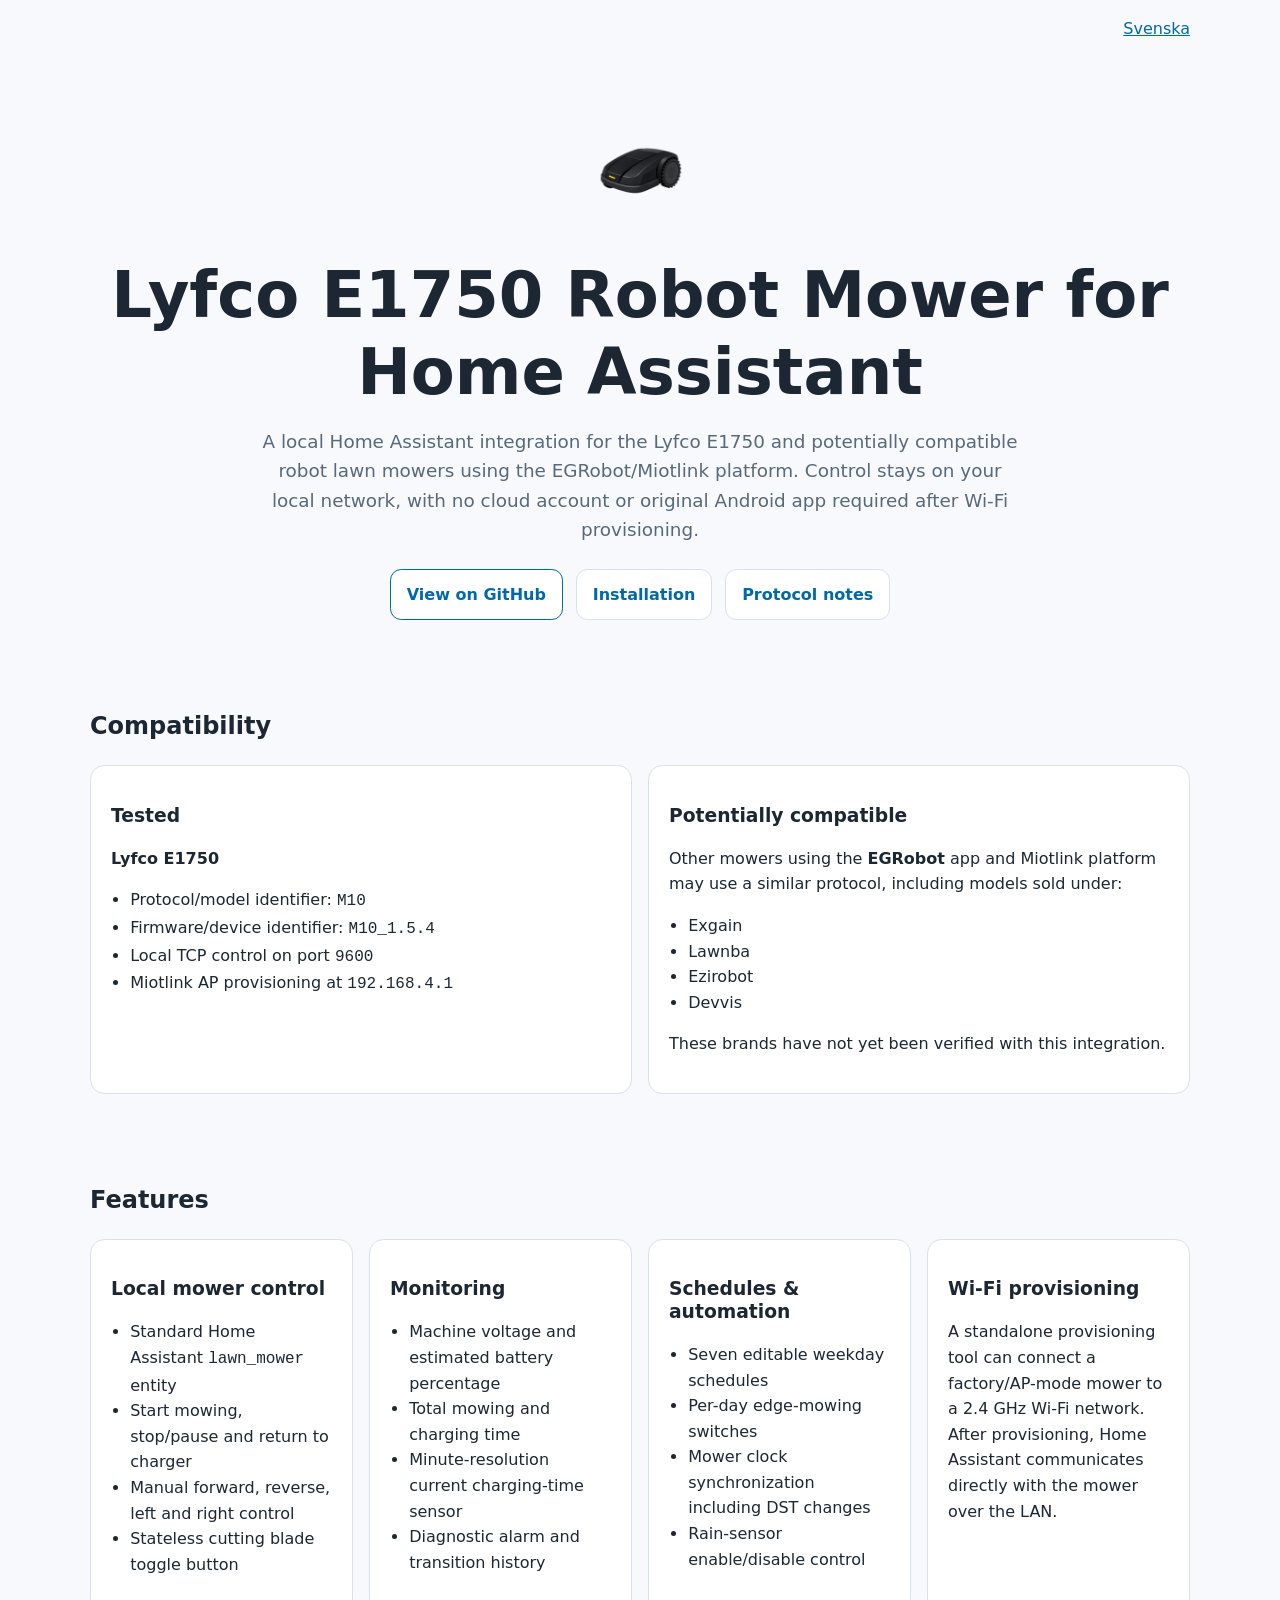
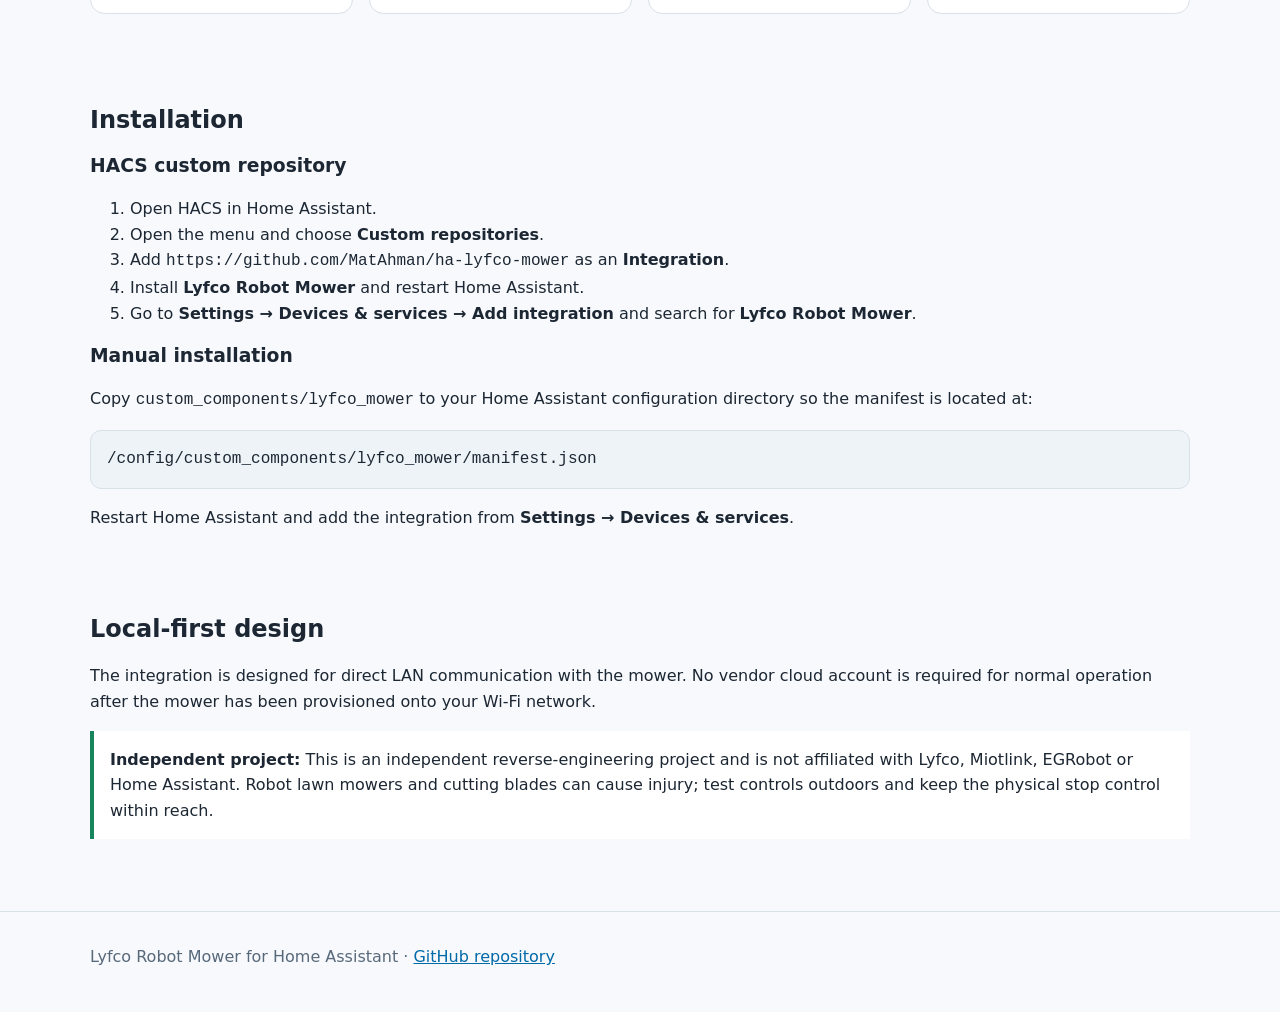
<file: docs/index.html>
<!doctype html>
<html lang="en">
<head>
  <meta charset="utf-8">
  <meta name="viewport" content="width=device-width, initial-scale=1">
  <title>Lyfco E1750 Home Assistant Integration | EGRobot & Miotlink</title>
  <meta name="description" content="Local Home Assistant integration for Lyfco E1750 and compatible EGRobot/Miotlink robot lawn mowers. Local control, scheduling, diagnostics and Wi-Fi provisioning without cloud access.">
  <meta name="robots" content="index,follow">
  <link rel="canonical" href="https://matahman.github.io/ha-lyfco-mower/">
  <link rel="alternate" hreflang="en" href="https://matahman.github.io/ha-lyfco-mower/">
  <link rel="alternate" hreflang="sv" href="https://matahman.github.io/ha-lyfco-mower/sv/">
  <link rel="alternate" hreflang="x-default" href="https://matahman.github.io/ha-lyfco-mower/">
  <link rel="stylesheet" href="assets/style.css">
  <link rel="icon" href="assets/icon.png" type="image/png">
</head>
<body>
  <main class="container">
    <div class="lang"><a href="sv/" hreflang="sv">Svenska</a></div>

    <header class="hero">
      <img class="logo" src="assets/icon.png" alt="Lyfco robot mower icon" width="120" height="120">
      <h1>Lyfco E1750 Robot Mower for Home Assistant</h1>
      <p class="lead">A local Home Assistant integration for the Lyfco E1750 and potentially compatible robot lawn mowers using the EGRobot/Miotlink platform. Control stays on your local network, with no cloud account or original Android app required after Wi-Fi provisioning.</p>
      <div class="actions">
        <a class="button primary" href="https://github.com/MatAhman/ha-lyfco-mower">View on GitHub</a>
        <a class="button" href="#installation">Installation</a>
        <a class="button" href="PROTOCOL.md">Protocol notes</a>
      </div>
    </header>

    <section>
      <h2>Compatibility</h2>
      <div class="grid">
        <article class="card">
          <h3>Tested</h3>
          <p><strong>Lyfco E1750</strong></p>
          <ul>
            <li>Protocol/model identifier: <code>M10</code></li>
            <li>Firmware/device identifier: <code>M10_1.5.4</code></li>
            <li>Local TCP control on port <code>9600</code></li>
            <li>Miotlink AP provisioning at <code>192.168.4.1</code></li>
          </ul>
        </article>
        <article class="card">
          <h3>Potentially compatible</h3>
          <p>Other mowers using the <strong>EGRobot</strong> app and Miotlink platform may use a similar protocol, including models sold under:</p>
          <ul>
            <li>Exgain</li>
            <li>Lawnba</li>
            <li>Ezirobot</li>
            <li>Devvis</li>
          </ul>
          <p>These brands have not yet been verified with this integration.</p>
        </article>
      </div>
    </section>

    <section>
      <h2>Features</h2>
      <div class="grid">
        <article class="card">
          <h3>Local mower control</h3>
          <ul>
            <li>Standard Home Assistant <code>lawn_mower</code> entity</li>
            <li>Start mowing, stop/pause and return to charger</li>
            <li>Manual forward, reverse, left and right control</li>
            <li>Stateless cutting blade toggle button</li>
          </ul>
        </article>
        <article class="card">
          <h3>Monitoring</h3>
          <ul>
            <li>Machine voltage and estimated battery percentage</li>
            <li>Total mowing and charging time</li>
            <li>Minute-resolution current charging-time sensor</li>
            <li>Diagnostic alarm and transition history</li>
          </ul>
        </article>
        <article class="card">
          <h3>Schedules & automation</h3>
          <ul>
            <li>Seven editable weekday schedules</li>
            <li>Per-day edge-mowing switches</li>
            <li>Mower clock synchronization including DST changes</li>
            <li>Rain-sensor enable/disable control</li>
          </ul>
        </article>
        <article class="card">
          <h3>Wi-Fi provisioning</h3>
          <p>A standalone provisioning tool can connect a factory/AP-mode mower to a 2.4 GHz Wi-Fi network. After provisioning, Home Assistant communicates directly with the mower over the LAN.</p>
        </article>
      </div>
    </section>

    <section id="installation">
      <h2>Installation</h2>
      <h3>HACS custom repository</h3>
      <ol>
        <li>Open HACS in Home Assistant.</li>
        <li>Open the menu and choose <strong>Custom repositories</strong>.</li>
        <li>Add <code>https://github.com/MatAhman/ha-lyfco-mower</code> as an <strong>Integration</strong>.</li>
        <li>Install <strong>Lyfco Robot Mower</strong> and restart Home Assistant.</li>
        <li>Go to <strong>Settings → Devices & services → Add integration</strong> and search for <strong>Lyfco Robot Mower</strong>.</li>
      </ol>

      <h3>Manual installation</h3>
      <p>Copy <code>custom_components/lyfco_mower</code> to your Home Assistant configuration directory so the manifest is located at:</p>
      <pre><code>/config/custom_components/lyfco_mower/manifest.json</code></pre>
      <p>Restart Home Assistant and add the integration from <strong>Settings → Devices & services</strong>.</p>
    </section>

    <section>
      <h2>Local-first design</h2>
      <p>The integration is designed for direct LAN communication with the mower. No vendor cloud account is required for normal operation after the mower has been provisioned onto your Wi-Fi network.</p>
      <p class="notice"><strong>Independent project:</strong> This is an independent reverse-engineering project and is not affiliated with Lyfco, Miotlink, EGRobot or Home Assistant. Robot lawn mowers and cutting blades can cause injury; test controls outdoors and keep the physical stop control within reach.</p>
    </section>
  </main>

  <footer>
    <div class="container">Lyfco Robot Mower for Home Assistant · <a href="https://github.com/MatAhman/ha-lyfco-mower">GitHub repository</a></div>
  </footer>
</body>
</html>
</file>
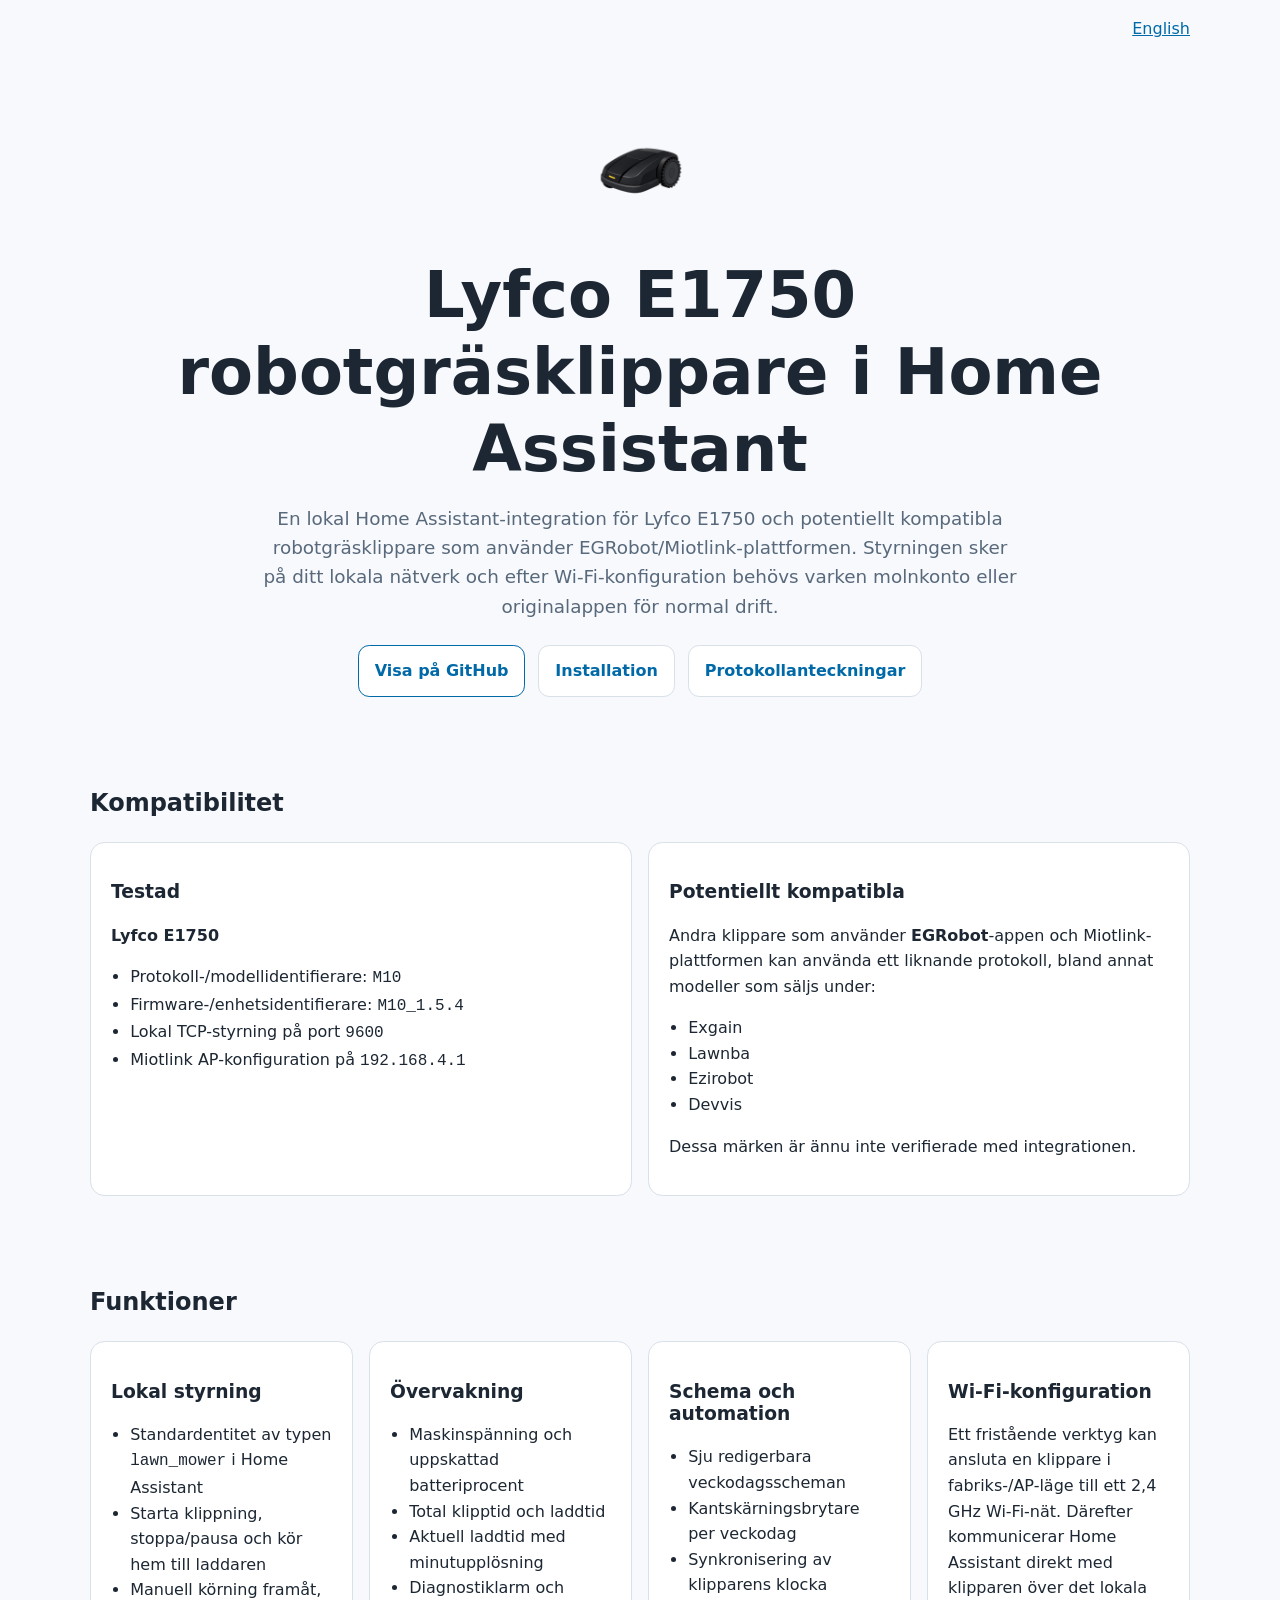
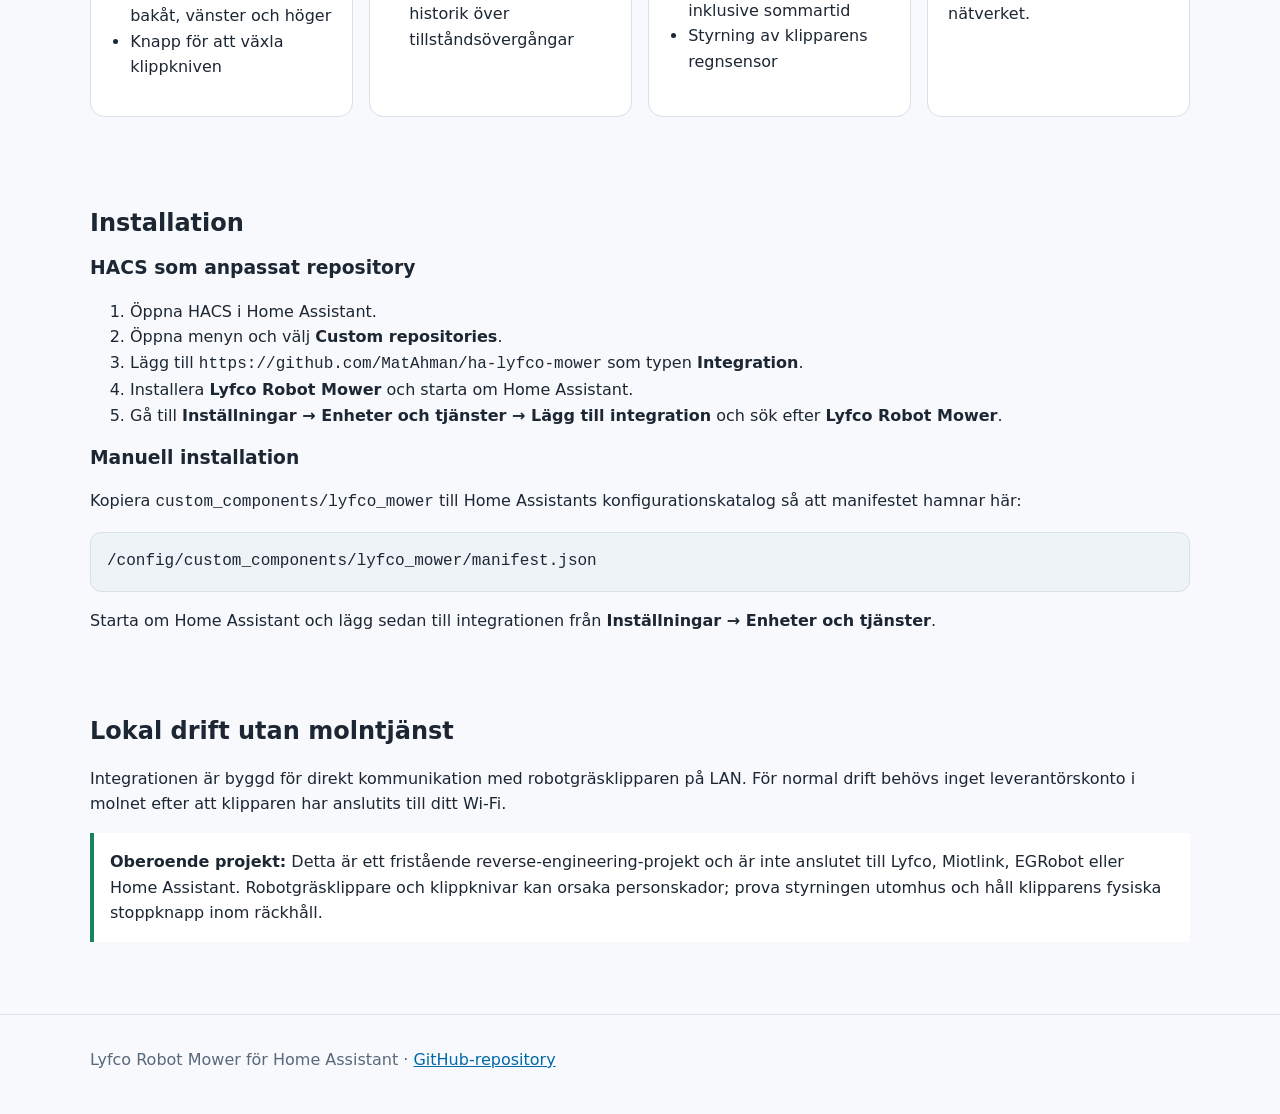
<file: docs/sv/index.html>
<!doctype html>
<html lang="sv">
<head>
  <meta charset="utf-8">
  <meta name="viewport" content="width=device-width, initial-scale=1">
  <title>Lyfco E1750 Home Assistant – integration för robotgräsklippare</title>
  <meta name="description" content="Lokal Home Assistant-integration för Lyfco E1750 och kompatibla EGRobot/Miotlink-robotgräsklippare. Lokal styrning utan molntjänst eller originalapp.">
  <meta name="robots" content="index,follow">
  <link rel="canonical" href="https://matahman.github.io/ha-lyfco-mower/sv/">
  <link rel="alternate" hreflang="en" href="https://matahman.github.io/ha-lyfco-mower/">
  <link rel="alternate" hreflang="sv" href="https://matahman.github.io/ha-lyfco-mower/sv/">
  <link rel="alternate" hreflang="x-default" href="https://matahman.github.io/ha-lyfco-mower/">
  <link rel="stylesheet" href="../assets/style.css">
  <link rel="icon" href="../assets/icon.png" type="image/png">
</head>
<body>
  <main class="container">
    <div class="lang"><a href="../" hreflang="en">English</a></div>

    <header class="hero">
      <img class="logo" src="../assets/icon.png" alt="Ikon för Lyfco robotgräsklippare" width="120" height="120">
      <h1>Lyfco E1750 robotgräsklippare i Home Assistant</h1>
      <p class="lead">En lokal Home Assistant-integration för Lyfco E1750 och potentiellt kompatibla robotgräsklippare som använder EGRobot/Miotlink-plattformen. Styrningen sker på ditt lokala nätverk och efter Wi-Fi-konfiguration behövs varken molnkonto eller originalappen för normal drift.</p>
      <div class="actions">
        <a class="button primary" href="https://github.com/MatAhman/ha-lyfco-mower">Visa på GitHub</a>
        <a class="button" href="#installation">Installation</a>
        <a class="button" href="../PROTOCOL.md">Protokollanteckningar</a>
      </div>
    </header>

    <section>
      <h2>Kompatibilitet</h2>
      <div class="grid">
        <article class="card">
          <h3>Testad</h3>
          <p><strong>Lyfco E1750</strong></p>
          <ul>
            <li>Protokoll-/modellidentifierare: <code>M10</code></li>
            <li>Firmware-/enhetsidentifierare: <code>M10_1.5.4</code></li>
            <li>Lokal TCP-styrning på port <code>9600</code></li>
            <li>Miotlink AP-konfiguration på <code>192.168.4.1</code></li>
          </ul>
        </article>
        <article class="card">
          <h3>Potentiellt kompatibla</h3>
          <p>Andra klippare som använder <strong>EGRobot</strong>-appen och Miotlink-plattformen kan använda ett liknande protokoll, bland annat modeller som säljs under:</p>
          <ul>
            <li>Exgain</li>
            <li>Lawnba</li>
            <li>Ezirobot</li>
            <li>Devvis</li>
          </ul>
          <p>Dessa märken är ännu inte verifierade med integrationen.</p>
        </article>
      </div>
    </section>

    <section>
      <h2>Funktioner</h2>
      <div class="grid">
        <article class="card">
          <h3>Lokal styrning</h3>
          <ul>
            <li>Standardentitet av typen <code>lawn_mower</code> i Home Assistant</li>
            <li>Starta klippning, stoppa/pausa och kör hem till laddaren</li>
            <li>Manuell körning framåt, bakåt, vänster och höger</li>
            <li>Knapp för att växla klippkniven</li>
          </ul>
        </article>
        <article class="card">
          <h3>Övervakning</h3>
          <ul>
            <li>Maskinspänning och uppskattad batteriprocent</li>
            <li>Total klipptid och laddtid</li>
            <li>Aktuell laddtid med minutupplösning</li>
            <li>Diagnostiklarm och historik över tillståndsövergångar</li>
          </ul>
        </article>
        <article class="card">
          <h3>Schema och automation</h3>
          <ul>
            <li>Sju redigerbara veckodagsscheman</li>
            <li>Kantskärningsbrytare per veckodag</li>
            <li>Synkronisering av klipparens klocka inklusive sommartid</li>
            <li>Styrning av klipparens regnsensor</li>
          </ul>
        </article>
        <article class="card">
          <h3>Wi-Fi-konfiguration</h3>
          <p>Ett fristående verktyg kan ansluta en klippare i fabriks-/AP-läge till ett 2,4 GHz Wi-Fi-nät. Därefter kommunicerar Home Assistant direkt med klipparen över det lokala nätverket.</p>
        </article>
      </div>
    </section>

    <section id="installation">
      <h2>Installation</h2>
      <h3>HACS som anpassat repository</h3>
      <ol>
        <li>Öppna HACS i Home Assistant.</li>
        <li>Öppna menyn och välj <strong>Custom repositories</strong>.</li>
        <li>Lägg till <code>https://github.com/MatAhman/ha-lyfco-mower</code> som typen <strong>Integration</strong>.</li>
        <li>Installera <strong>Lyfco Robot Mower</strong> och starta om Home Assistant.</li>
        <li>Gå till <strong>Inställningar → Enheter och tjänster → Lägg till integration</strong> och sök efter <strong>Lyfco Robot Mower</strong>.</li>
      </ol>

      <h3>Manuell installation</h3>
      <p>Kopiera <code>custom_components/lyfco_mower</code> till Home Assistants konfigurationskatalog så att manifestet hamnar här:</p>
      <pre><code>/config/custom_components/lyfco_mower/manifest.json</code></pre>
      <p>Starta om Home Assistant och lägg sedan till integrationen från <strong>Inställningar → Enheter och tjänster</strong>.</p>
    </section>

    <section>
      <h2>Lokal drift utan molntjänst</h2>
      <p>Integrationen är byggd för direkt kommunikation med robotgräsklipparen på LAN. För normal drift behövs inget leverantörskonto i molnet efter att klipparen har anslutits till ditt Wi-Fi.</p>
      <p class="notice"><strong>Oberoende projekt:</strong> Detta är ett fristående reverse-engineering-projekt och är inte anslutet till Lyfco, Miotlink, EGRobot eller Home Assistant. Robotgräsklippare och klippknivar kan orsaka personskador; prova styrningen utomhus och håll klipparens fysiska stoppknapp inom räckhåll.</p>
    </section>
  </main>

  <footer>
    <div class="container">Lyfco Robot Mower för Home Assistant · <a href="https://github.com/MatAhman/ha-lyfco-mower">GitHub-repository</a></div>
  </footer>
</body>
</html>
</file>
<file: docs/assets/style.css>
* {
  box-sizing: border-box;
}

:root {
  color-scheme: light dark;
  --bg: #0b1118;
  --panel: #121a24;
  --text: #e8eef5;
  --muted: #a9b6c5;
  --accent: #5ec2ff;
  --accent-2: #8fe0b5;
  --border: #263344;
  --code: #0f1620;
}

html {
  scroll-behavior: smooth;
}

body {
  margin: 0;
  font-family: system-ui, -apple-system, BlinkMacSystemFont, "Segoe UI", sans-serif;
  line-height: 1.6;
  background: var(--bg);
  color: var(--text);
}

a {
  color: var(--accent);
}

a:hover {
  text-decoration-thickness: 2px;
}

.container {
  width: min(1100px, calc(100% - 2rem));
  margin: 0 auto;
}

.hero {
  padding: 4.5rem 0 3rem;
  text-align: center;
}

.logo {
  width: 120px;
  height: 120px;
  object-fit: contain;
  margin-bottom: 1rem;
}

h1,
h2,
h3 {
  line-height: 1.2;
}

h1 {
  margin: 0 0 1rem;
  font-size: clamp(2rem, 6vw, 4rem);
}

.lead {
  max-width: 760px;
  margin: 0 auto 1.5rem;
  color: var(--muted);
  font-size: 1.15rem;
}

.actions {
  display: flex;
  flex-wrap: wrap;
  gap: 0.8rem;
  justify-content: center;
  margin-top: 1.5rem;
}

.button {
  display: inline-block;
  padding: 0.75rem 1rem;
  border: 1px solid var(--border);
  border-radius: 0.7rem;
  text-decoration: none;
  font-weight: 650;
  background: var(--panel);
}

.button.primary {
  border-color: var(--accent);
}

.grid {
  display: grid;
  grid-template-columns: repeat(auto-fit, minmax(250px, 1fr));
  gap: 1rem;
  margin: 1.5rem 0;
}

.card {
  background: var(--panel);
  border: 1px solid var(--border);
  border-radius: 0.9rem;
  padding: 1.25rem;
}

section {
  padding: 1.5rem 0;
}

ul {
  padding-left: 1.2rem;
}

code,
pre {
  font-family: ui-monospace, SFMono-Regular, Menlo, Consolas, monospace;
}

pre {
  overflow-x: auto;
  padding: 1rem;
  border-radius: 0.7rem;
  background: var(--code);
  border: 1px solid var(--border);
}

.notice {
  padding: 1rem;
  border-left: 4px solid var(--accent-2);
  background: var(--panel);
}

.lang {
  text-align: right;
  padding-top: 1rem;
}

footer {
  margin-top: 2rem;
  padding: 2rem 0 3rem;
  color: var(--muted);
  border-top: 1px solid var(--border);
}

@media (prefers-color-scheme: light) {
  :root {
    --bg: #f7f9fc;
    --panel: #ffffff;
    --text: #1c2733;
    --muted: #58697b;
    --accent: #0069a8;
    --accent-2: #16855b;
    --border: #d8e0e8;
    --code: #eef3f7;
  }
}
</file>
